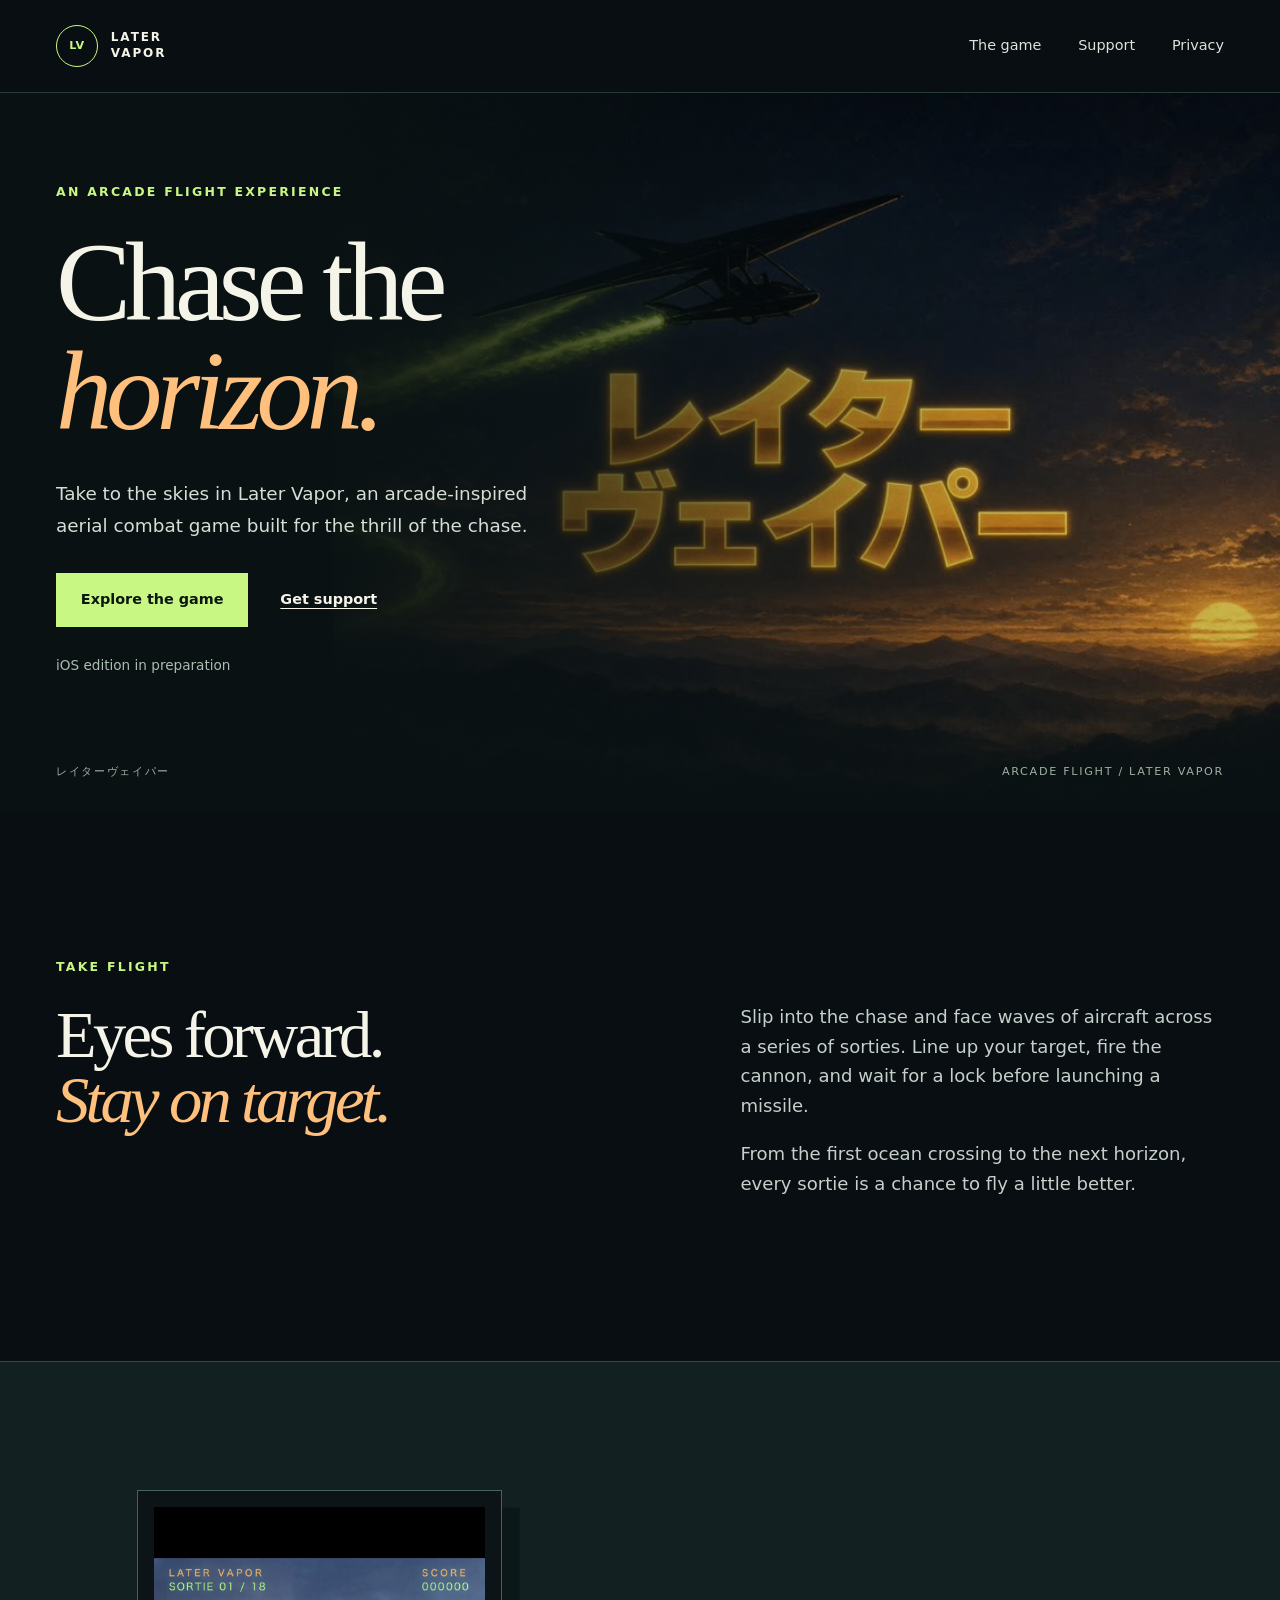
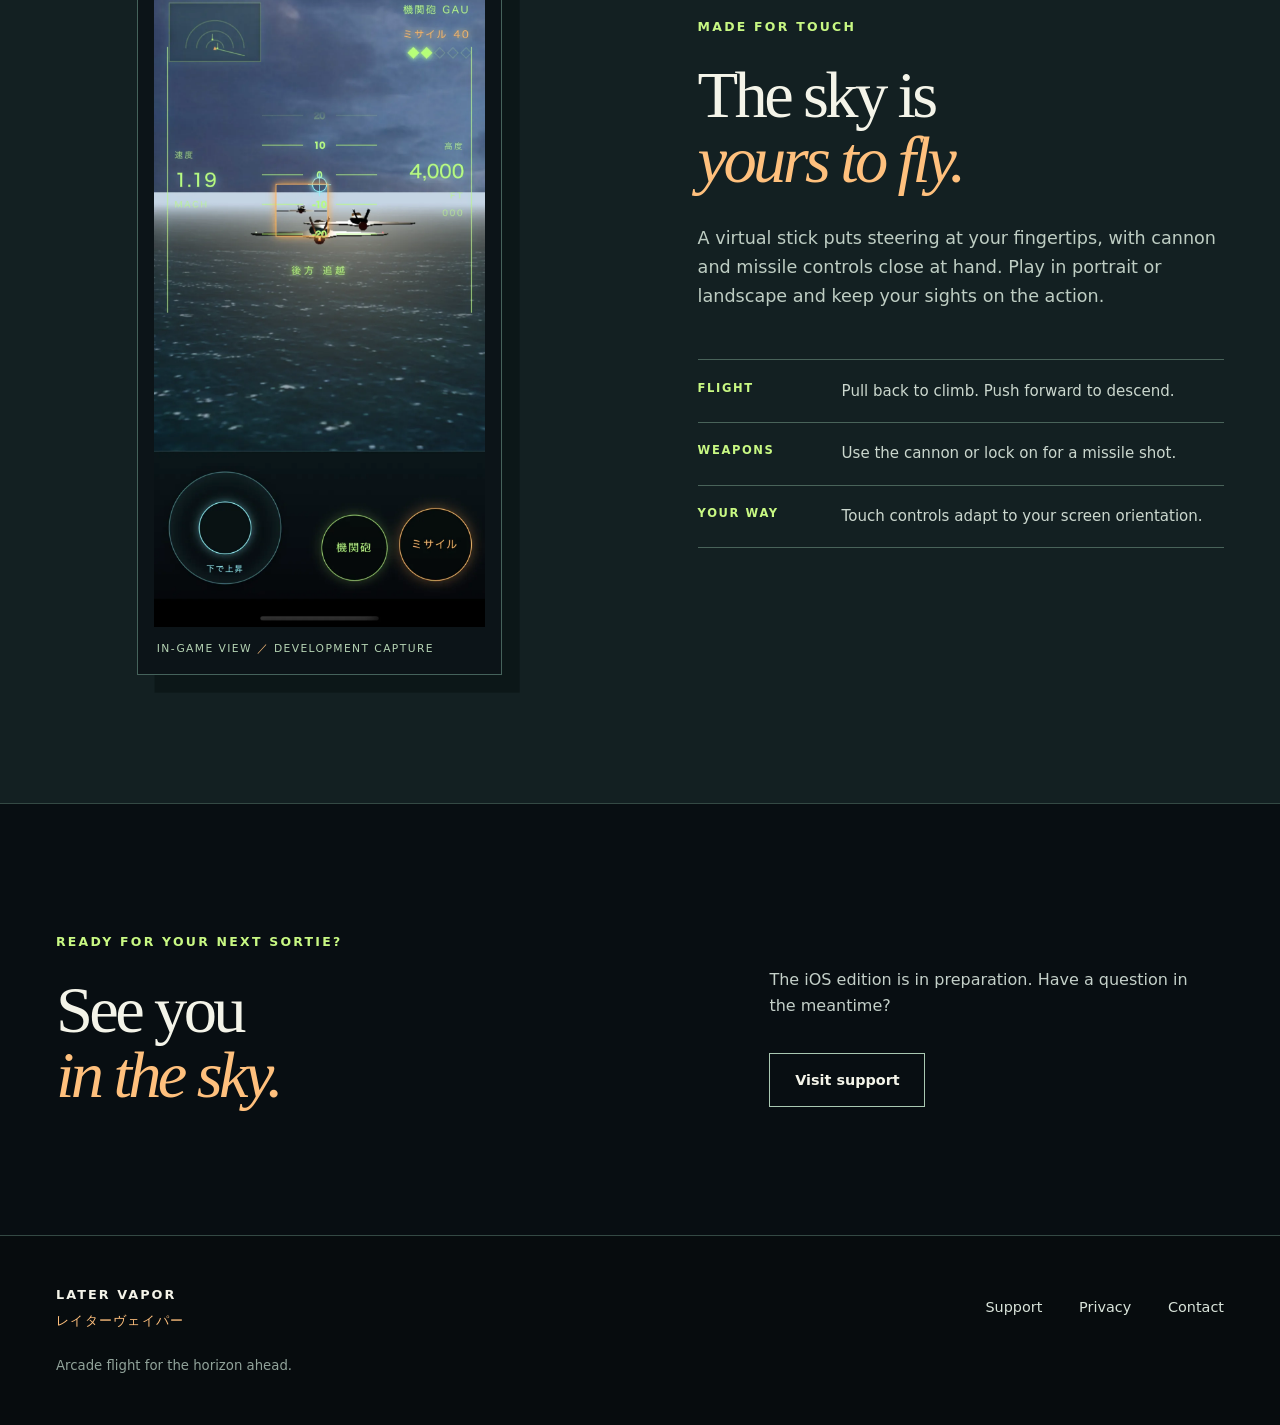
<file: later-vapor/index.html>
<!doctype html>
<html lang="en">
<head>
  <meta charset="utf-8">
  <meta name="viewport" content="width=device-width, initial-scale=1">
  <meta name="theme-color" content="#080e12">
  <meta name="description" content="Later Vapor is an arcade-inspired aerial combat game for iPhone and iPad. Explore the game and find support.">
  <title>Later Vapor — Arcade flight, in your hands</title>
  <link rel="icon" href="assets/favicon.svg" type="image/svg+xml">
  <link rel="stylesheet" href="styles.css">
</head>
<body>
  <a class="skip" href="#main">Skip to content</a>
  <header class="site-header"><div class="header-inner"><a class="brand" href="index.html" aria-label="Later Vapor home"><span class="brand-mark">LV</span><span>LATER<br>VAPOR</span></a><nav aria-label="Main navigation"><a href="#flight">The game</a><a href="support.html">Support</a><a href="privacy.html">Privacy</a></nav></div></header>
  <main id="main">
    <section class="hero" aria-labelledby="hero-title">
      <div class="hero-copy wrap"><p class="kicker">An arcade flight experience</p><h1 id="hero-title">Chase the<br><em>horizon.</em></h1><p class="hero-description">Take to the skies in Later Vapor, an arcade-inspired aerial combat game built for the thrill of the chase.</p><div class="hero-actions"><a class="button button-primary" href="#flight">Explore the game</a><a class="text-link" href="support.html">Get support</a></div><p class="availability">iOS edition in preparation</p></div>
      <div class="hero-art" role="img" aria-label="Later Vapor artwork showing an aircraft crossing a sunset sky"></div>
      <div class="hero-bottom wrap" aria-hidden="true"><span>レイターヴェイパー</span><span>ARCADE FLIGHT / LATER VAPOR</span></div>
    </section>
    <section id="flight" class="intro-section section wrap"><div><p class="kicker">Take flight</p><h2>Eyes forward.<br><em>Stay on target.</em></h2></div><div class="intro-copy"><p>Slip into the chase and face waves of aircraft across a series of sorties. Line up your target, fire the cannon, and wait for a lock before launching a missile.</p><p>From the first ocean crossing to the next horizon, every sortie is a chance to fly a little better.</p></div></section>
    <section class="gameplay-section" aria-labelledby="gameplay-title"><div class="gameplay-inner wrap"><div class="gameplay-image"><img src="assets/gameplay.webp" alt="Later Vapor development screenshot showing aerial combat and touch controls" loading="lazy"><span class="image-label">IN-GAME VIEW <span>／</span> DEVELOPMENT CAPTURE</span></div><div class="gameplay-copy"><p class="kicker">Made for touch</p><h2 id="gameplay-title">The sky is<br><em>yours to fly.</em></h2><p>A virtual stick puts steering at your fingertips, with cannon and missile controls close at hand. Play in portrait or landscape and keep your sights on the action.</p><div class="detail-list"><div><span>FLIGHT</span><p>Pull back to climb. Push forward to descend.</p></div><div><span>WEAPONS</span><p>Use the cannon or lock on for a missile shot.</p></div><div><span>YOUR WAY</span><p>Touch controls adapt to your screen orientation.</p></div></div></div></div></section>
    <section class="closing-section wrap"><div><p class="kicker">Ready for your next sortie?</p><h2>See you<br><em>in the sky.</em></h2></div><div><p>The iOS edition is in preparation. Have a question in the meantime?</p><a class="button button-outline" href="support.html">Visit support</a></div></section>
  </main>
  <footer class="site-footer"><div class="footer-inner wrap"><a class="footer-brand" href="index.html">LATER VAPOR <span>レイターヴェイパー</span></a><nav aria-label="Footer navigation"><a href="support.html">Support</a><a href="privacy.html">Privacy</a><a href="mailto:theluckyclover@gmail.com">Contact</a></nav><p>Arcade flight for the horizon ahead.</p></div></footer>
</body>
</html>
</file>
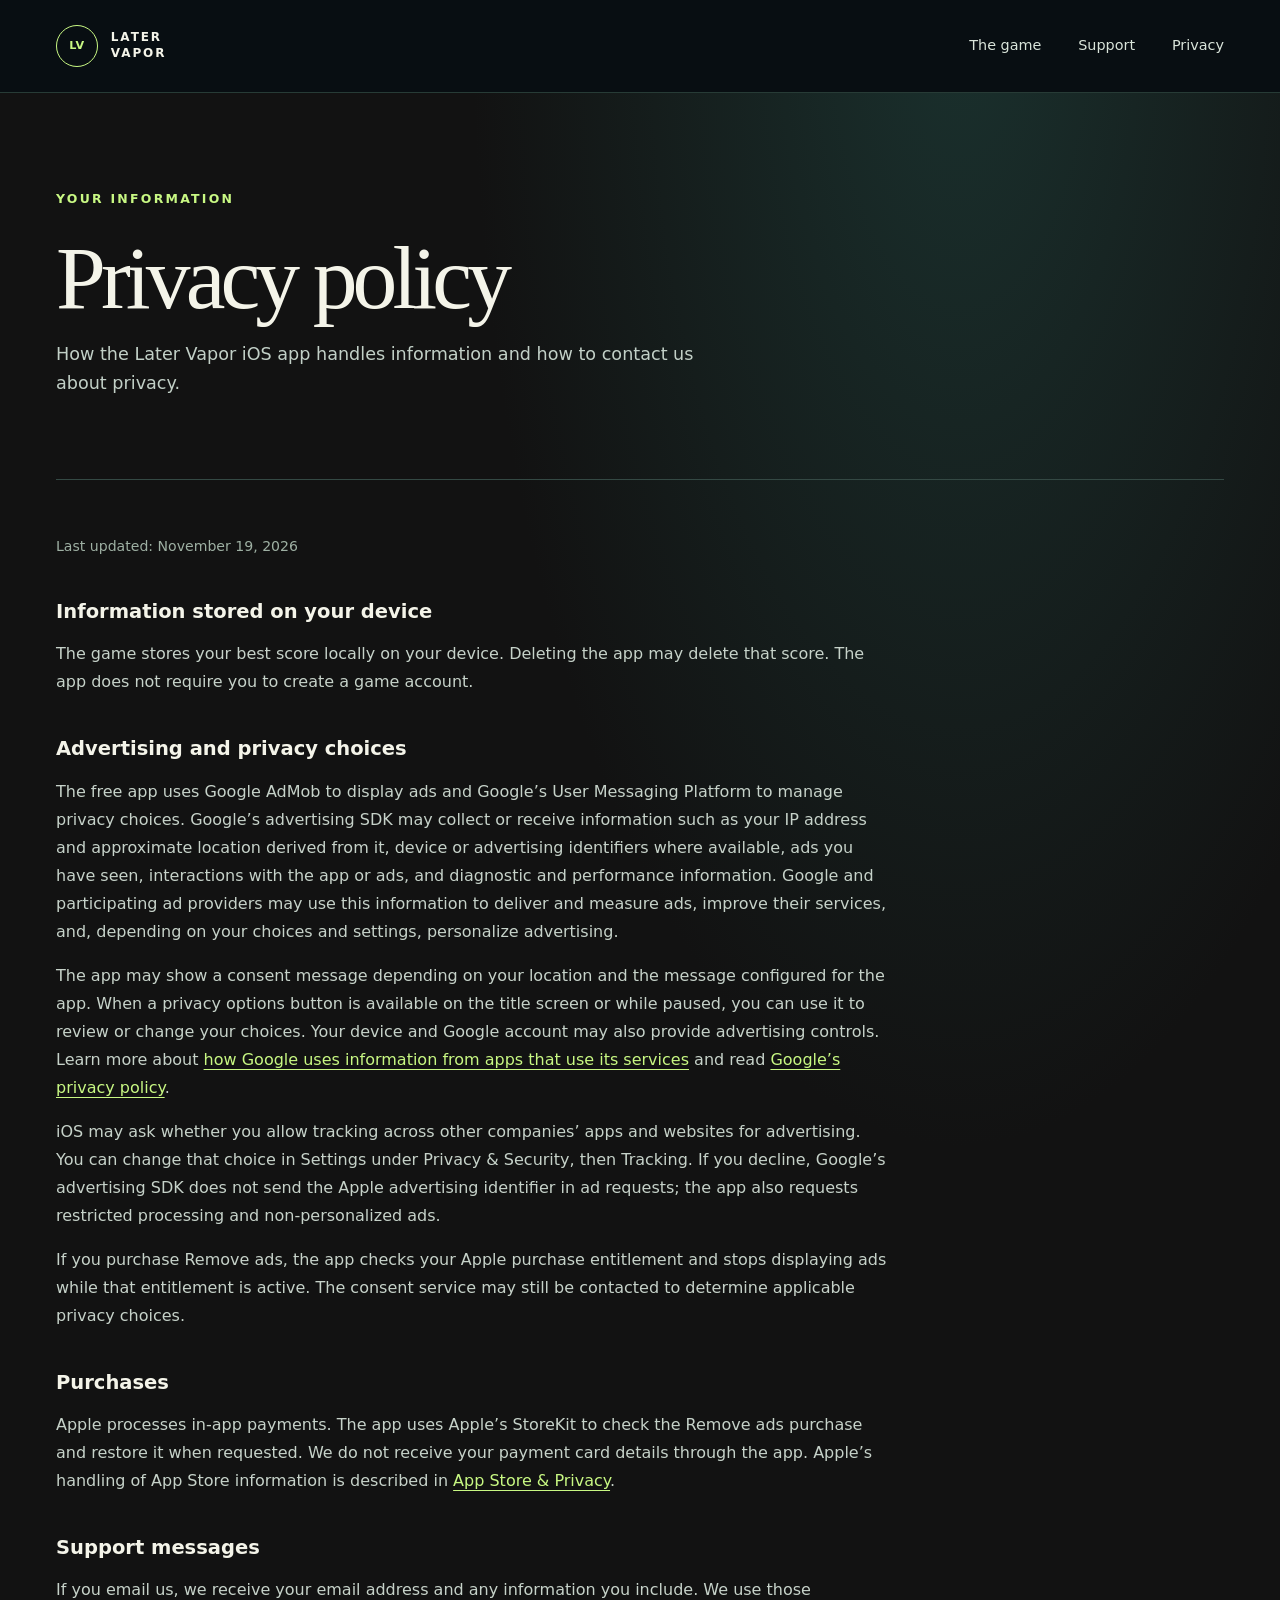
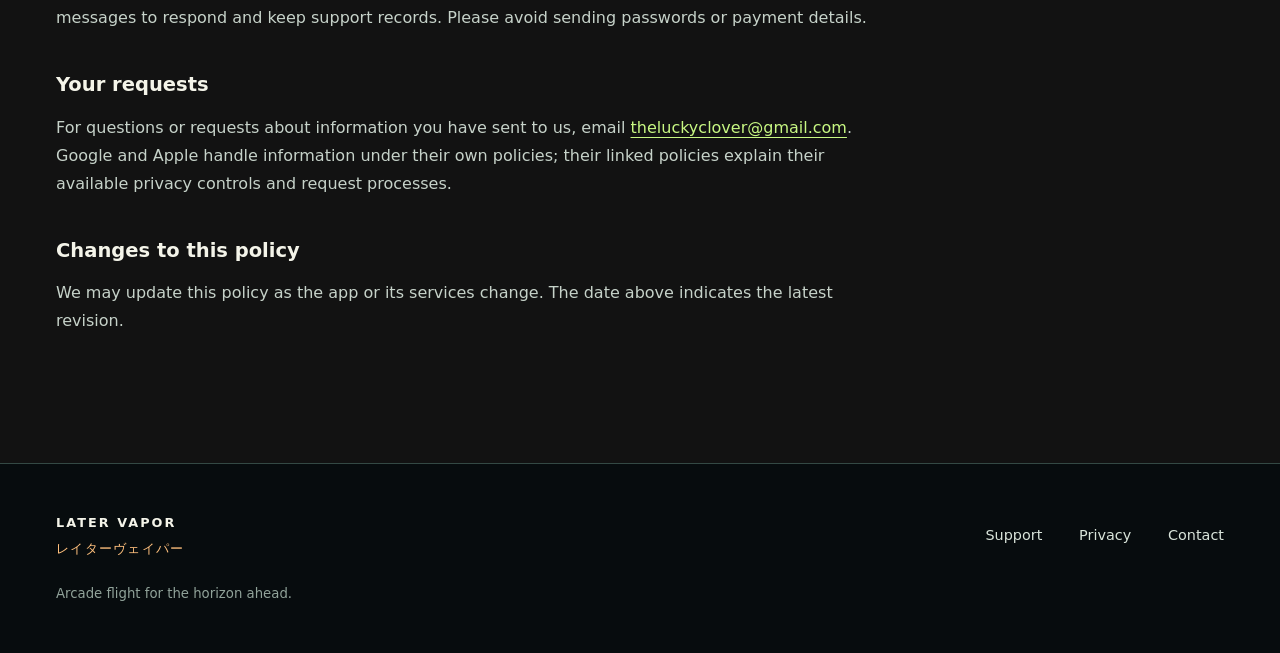
<file: later-vapor/privacy.html>
<!doctype html>
<html lang="en">
<head>
  <meta charset="utf-8"><meta name="viewport" content="width=device-width, initial-scale=1"><meta name="theme-color" content="#080e12">
  <meta name="description" content="Privacy policy for Later Vapor."><title>Privacy policy | Later Vapor</title>
  <link rel="icon" href="assets/favicon.svg" type="image/svg+xml"><link rel="stylesheet" href="styles.css">
</head>
<body class="content-page">
  <a class="skip" href="#main">Skip to content</a>
  <header class="site-header"><div class="header-inner"><a class="brand" href="index.html" aria-label="Later Vapor home"><span class="brand-mark">LV</span><span>LATER<br>VAPOR</span></a><nav aria-label="Main navigation"><a href="index.html#flight">The game</a><a href="support.html">Support</a><a href="privacy.html" aria-current="page">Privacy</a></nav></div></header>
  <main id="main" class="wrap"><div class="page-heading"><p class="kicker">Your information</p><h1>Privacy policy</h1><p>How the Later Vapor iOS app handles information and how to contact us about privacy.</p></div><article class="prose">
      <p class="updated">Last updated: November 19, 2026</p>
      <h2>Information stored on your device</h2>
      <p>The game stores your best score locally on your device. Deleting the app may delete that score. The app does not require you to create a game account.</p>
      <h2>Advertising and privacy choices</h2>
      <p>The free app uses Google AdMob to display ads and Google’s User Messaging Platform to manage privacy choices. Google’s advertising SDK may collect or receive information such as your IP address and approximate location derived from it, device or advertising identifiers where available, ads you have seen, interactions with the app or ads, and diagnostic and performance information. Google and participating ad providers may use this information to deliver and measure ads, improve their services, and, depending on your choices and settings, personalize advertising.</p>
      <p>The app may show a consent message depending on your location and the message configured for the app. When a privacy options button is available on the title screen or while paused, you can use it to review or change your choices. Your device and Google account may also provide advertising controls. Learn more about <a href="https://policies.google.com/technologies/partner-sites">how Google uses information from apps that use its services</a> and read <a href="https://policies.google.com/privacy">Google’s privacy policy</a>.</p>
      <p>iOS may ask whether you allow tracking across other companies’ apps and websites for advertising. You can change that choice in Settings under Privacy &amp; Security, then Tracking. If you decline, Google’s advertising SDK does not send the Apple advertising identifier in ad requests; the app also requests restricted processing and non-personalized ads.</p>
      <p>If you purchase Remove ads, the app checks your Apple purchase entitlement and stops displaying ads while that entitlement is active. The consent service may still be contacted to determine applicable privacy choices.</p>
      <h2>Purchases</h2>
      <p>Apple processes in-app payments. The app uses Apple’s StoreKit to check the Remove ads purchase and restore it when requested. We do not receive your payment card details through the app. Apple’s handling of App Store information is described in <a href="https://www.apple.com/legal/privacy/data/en/app-store/">App Store &amp; Privacy</a>.</p>
      <h2>Support messages</h2>
      <p>If you email us, we receive your email address and any information you include. We use those messages to respond and keep support records. Please avoid sending passwords or payment details.</p>
      <h2>Your requests</h2>
      <p>For questions or requests about information you have sent to us, email <a href="mailto:theluckyclover@gmail.com?subject=Later%20Vapor%20privacy">theluckyclover@gmail.com</a>. Google and Apple handle information under their own policies; their linked policies explain their available privacy controls and request processes.</p>
      <h2>Changes to this policy</h2>
      <p>We may update this policy as the app or its services change. The date above indicates the latest revision.</p></article></main>
  <footer class="site-footer"><div class="footer-inner wrap"><a class="footer-brand" href="index.html">LATER VAPOR <span>レイターヴェイパー</span></a><nav aria-label="Footer navigation"><a href="support.html">Support</a><a href="privacy.html">Privacy</a><a href="mailto:theluckyclover@gmail.com">Contact</a></nav><p>Arcade flight for the horizon ahead.</p></div></footer>
</body>
</html>
</file>
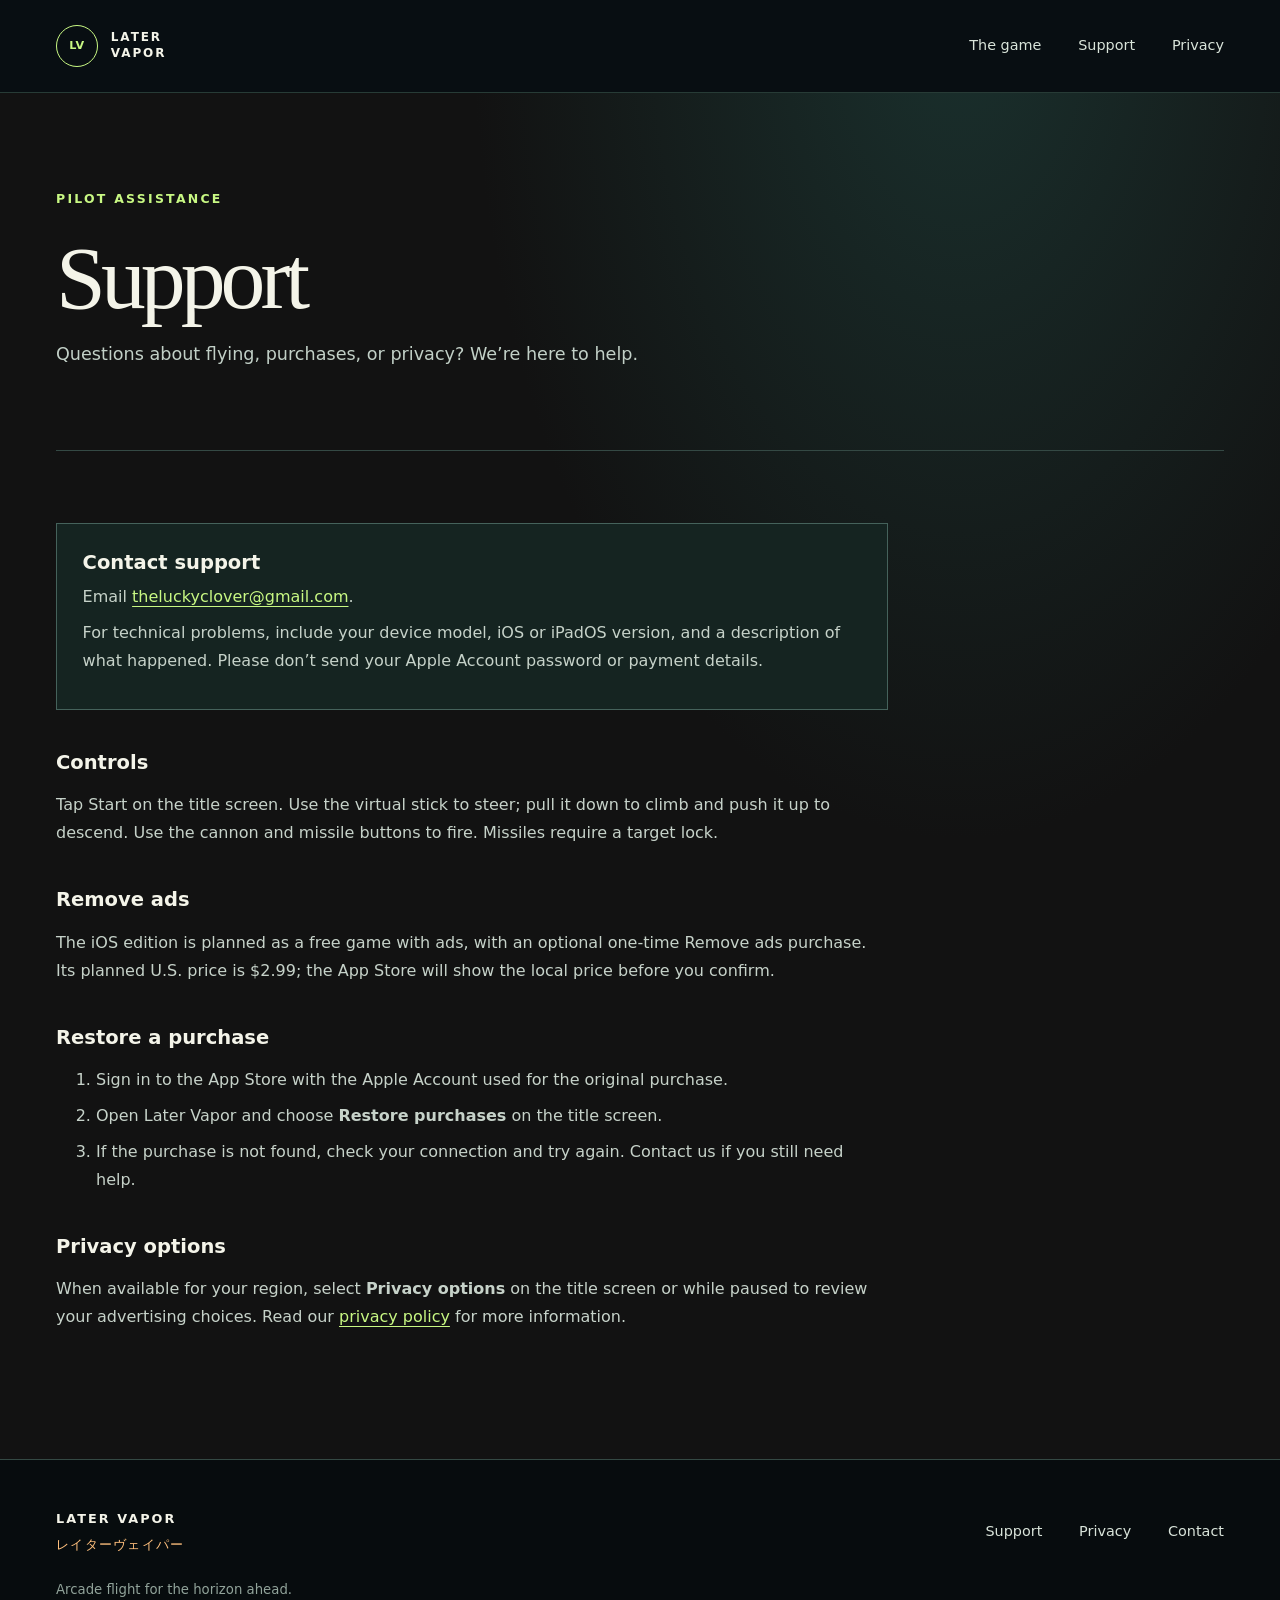
<file: later-vapor/support.html>
<!doctype html>
<html lang="en">
<head>
  <meta charset="utf-8"><meta name="viewport" content="width=device-width, initial-scale=1"><meta name="theme-color" content="#080e12">
  <meta name="description" content="Support for Later Vapor."><title>Support | Later Vapor</title>
  <link rel="icon" href="assets/favicon.svg" type="image/svg+xml"><link rel="stylesheet" href="styles.css">
</head>
<body class="content-page">
  <a class="skip" href="#main">Skip to content</a>
  <header class="site-header"><div class="header-inner"><a class="brand" href="index.html" aria-label="Later Vapor home"><span class="brand-mark">LV</span><span>LATER<br>VAPOR</span></a><nav aria-label="Main navigation"><a href="index.html#flight">The game</a><a href="support.html" aria-current="page">Support</a><a href="privacy.html">Privacy</a></nav></div></header>
  <main id="main" class="wrap"><div class="page-heading"><p class="kicker">Pilot assistance</p><h1>Support</h1><p>Questions about flying, purchases, or privacy? We’re here to help.</p></div><article class="prose">
      <div class="contact-card"><h2>Contact support</h2><p>Email <a class="contact" href="mailto:theluckyclover@gmail.com?subject=Later%20Vapor%20support">theluckyclover@gmail.com</a>.</p><p>For technical problems, include your device model, iOS or iPadOS version, and a description of what happened. Please don’t send your Apple Account password or payment details.</p></div>
      <h2>Controls</h2>
      <p>Tap Start on the title screen. Use the virtual stick to steer; pull it down to climb and push it up to descend. Use the cannon and missile buttons to fire. Missiles require a target lock.</p>
      <h2>Remove ads</h2>
      <p>The iOS edition is planned as a free game with ads, with an optional one-time Remove ads purchase. Its planned U.S. price is $2.99; the App Store will show the local price before you confirm.</p>
      <h2>Restore a purchase</h2>
      <ol><li>Sign in to the App Store with the Apple Account used for the original purchase.</li><li>Open Later Vapor and choose <strong>Restore purchases</strong> on the title screen.</li><li>If the purchase is not found, check your connection and try again. Contact us if you still need help.</li></ol>
      <h2>Privacy options</h2>
      <p>When available for your region, select <strong>Privacy options</strong> on the title screen or while paused to review your advertising choices. Read our <a href="privacy.html">privacy policy</a> for more information.</p></article></main>
  <footer class="site-footer"><div class="footer-inner wrap"><a class="footer-brand" href="index.html">LATER VAPOR <span>レイターヴェイパー</span></a><nav aria-label="Footer navigation"><a href="support.html">Support</a><a href="privacy.html">Privacy</a><a href="mailto:theluckyclover@gmail.com">Contact</a></nav><p>Arcade flight for the horizon ahead.</p></div></footer>
</body>
</html>
</file>
<file: later-vapor/styles.css>
:root{color-scheme:dark;--ink:#f4f4e9;--muted:#b7c6c0;--night:#080e12;--panel:#101d20;--green:#c8f883;--amber:#ffc07d;--line:#344944}*{box-sizing:border-box}html{scroll-behavior:smooth}body{margin:0;background:var(--night);color:var(--ink);font:16px/1.65 system-ui,-apple-system,BlinkMacSystemFont,"Segoe UI",sans-serif}a{color:inherit;text-underline-offset:.25em}a:focus-visible{outline:2px solid var(--green);outline-offset:5px}.skip{position:absolute;top:-5rem;left:1rem;z-index:20;background:var(--green);color:#09100d;padding:.6rem 1rem}.skip:focus{top:1rem}.wrap,.header-inner{width:min(100% - 7rem,1440px);margin-inline:auto}.site-header{position:relative;z-index:3;background:#080e12;border-bottom:1px solid #273b36}.header-inner{height:92px;display:flex;align-items:center;justify-content:space-between;gap:2rem}.brand{display:inline-flex;align-items:center;gap:.8rem;text-decoration:none;font-size:.75rem;font-weight:800;letter-spacing:.16em;line-height:1.3}.brand-mark{display:grid;place-items:center;width:42px;height:42px;border:1px solid var(--green);border-radius:50%;font-size:.7rem;letter-spacing:.06em;color:var(--green)}nav{display:flex;align-items:center;gap:2.3rem}nav a{white-space:nowrap;text-decoration:none;font-size:.9rem;color:#d9e4da}nav a:hover,.text-link:hover{color:var(--green)}.hero{min-height:720px;position:relative;display:flex;align-items:center;overflow:hidden;background:#091112}.hero::after{content:"";position:absolute;inset:0;background:linear-gradient(90deg,#091112 0%,rgba(9,17,18,.95) 26%,rgba(9,17,18,.6) 48%,rgba(9,17,18,.1) 77%),linear-gradient(0deg,#091112,transparent 22%);pointer-events:none}.hero-art{position:absolute;inset:0 0 0 26%;background:url('assets/cover.jpg') center/cover no-repeat;opacity:.88}.hero-copy{position:relative;z-index:1;padding-top:4rem;padding-bottom:7rem}.kicker{text-transform:uppercase;letter-spacing:.18em;color:var(--green);font-size:.78rem;font-weight:700;margin:0 0 1.6rem}.kicker span{color:var(--amber)}h1,h2{font-family:Georgia,"Times New Roman",serif;font-weight:400;letter-spacing:-.055em;line-height:.97;margin:0}h1{font-size:clamp(4.7rem,8.8vw,9rem)}h2{font-size:clamp(3.2rem,5.2vw,5.7rem)}h1 em,h2 em{font-weight:400;color:var(--amber)}.hero-description{max-width:31rem;font-size:1.15rem;line-height:1.7;color:#d5ded5;margin:2rem 0}.hero-actions{display:flex;align-items:center;gap:2rem;flex-wrap:wrap}.button{display:inline-flex;align-items:center;justify-content:center;min-height:54px;padding:.8rem 1.55rem;text-decoration:none;font-weight:700;font-size:.9rem}.button-primary{background:var(--green);color:#0b1710}.button-primary:hover{background:#e0ffb1}.button-outline{border:1px solid #a9c8b2;color:var(--ink)}.button-outline:hover{border-color:var(--green);color:var(--green)}.text-link{font-size:.9rem;font-weight:650}.availability{color:#abbdb1;font-size:.85rem;margin:1.7rem 0 0}.hero-bottom{position:absolute;z-index:1;bottom:2rem;left:0;right:0;display:flex;justify-content:space-between;color:#9eb0a3;font-size:.7rem;letter-spacing:.15em}.section{padding-top:9rem;padding-bottom:9rem}.intro-section{display:grid;grid-template-columns:1fr .8fr;gap:5rem;align-items:start}.intro-copy{max-width:36rem;padding-top:2.8rem;color:#c4d0c9;font-size:1.13rem}.intro-copy p:first-child{margin-top:0}.gameplay-section{background:#132022;border-block:1px solid var(--line)}.gameplay-inner{display:grid;grid-template-columns:minmax(0,1fr) minmax(0,1fr);align-items:center;gap:clamp(4rem,9vw,10rem);padding-block:8rem}.gameplay-image{position:relative;max-width:530px;justify-self:center;padding:1rem;background:#0c1418;border:1px solid #45625b;box-shadow:1.1rem 1.1rem 0 #0c1718}.gameplay-image img{display:block;width:100%;max-height:720px;object-fit:contain;background:#000}.image-label{display:block;margin:.85rem .2rem 0;font-size:.67rem;letter-spacing:.13em;color:#b5d3b3}.image-label span{color:var(--amber)}.gameplay-copy>p:not(.kicker){color:#becdc3;max-width:34rem;font-size:1.1rem;margin:2rem 0 3rem}.detail-list{border-top:1px solid #49635a}.detail-list div{display:grid;grid-template-columns:8rem 1fr;gap:1rem;border-bottom:1px solid #49635a;padding:1.15rem 0}.detail-list span{font-size:.72rem;letter-spacing:.14em;color:var(--green);font-weight:700}.detail-list p{margin:0;color:#cbd7ce;font-size:.94rem}.closing-section{padding-block:8rem;display:grid;grid-template-columns:1fr .7fr;gap:4rem;align-items:end}.closing-section>div:last-child{max-width:27rem;color:#c4d0c9}.closing-section .button{margin-top:1.1rem}.site-footer{border-top:1px solid var(--line);background:#070c0e}.footer-inner{padding-block:3rem;display:grid;grid-template-columns:1fr auto;gap:1.5rem}.footer-brand{font-weight:800;letter-spacing:.16em;text-decoration:none;font-size:.8rem}.footer-brand span{display:block;color:var(--amber);font-weight:400;letter-spacing:.1em;margin-top:.3rem}.footer-inner p{grid-column:1/-1;color:#91a39a;font-size:.83rem;margin:0}.content-page{background:radial-gradient(ellipse at 75% 0%,#1a302d 0,transparent 36%)}.page-heading{padding-block:6rem 4rem;border-bottom:1px solid var(--line)}.page-heading h1{font-size:clamp(3.8rem,7vw,7rem)}.page-heading p:not(.kicker){max-width:42rem;color:#c2d0c7;font-size:1.1rem}.prose{width:min(100%,52rem);padding-block:2.5rem 7rem;color:#c6d2c9}.prose h2{font-family:inherit;font-size:1.22rem;font-weight:700;letter-spacing:0;line-height:1.3;color:var(--ink);margin:2.5rem 0 .7rem}.prose p,.prose li{line-height:1.75}.prose li+li{margin-top:.5rem}.prose a{color:var(--green)}.contact-card{border:1px solid #45625b;background:#152421;padding:1.6rem;margin-block:2rem}.contact-card h2{margin:0 0 .5rem}.contact-card p{margin:.5rem 0}.updated{font-size:.88rem;color:#9eb0a3}@media(max-width:850px){.wrap,.header-inner{width:min(100% - 3rem,1440px)}.hero{min-height:680px}.hero-art{inset:0 0 0 10%;opacity:.7}.hero::after{background:linear-gradient(90deg,#091112 0%,rgba(9,17,18,.9) 38%,rgba(9,17,18,.35) 100%),linear-gradient(0deg,#091112,transparent 30%)}.intro-section,.gameplay-inner,.closing-section{grid-template-columns:1fr;gap:3rem}.intro-copy{padding-top:0}.gameplay-inner{padding-block:6rem}.gameplay-image{max-width:430px}.closing-section{padding-block:6rem}.closing-section>div:last-child{max-width:35rem}.section{padding-block:6rem}}@media(max-width:520px){.wrap,.header-inner{width:calc(100% - 2.5rem)}.header-inner{height:76px}.brand{font-size:.66rem}.brand-mark{width:36px;height:36px}nav{gap:1rem}nav a{font-size:.82rem}.hero{min-height:690px;align-items:flex-end}.hero-art{inset:0;height:44%;background-position:center}.hero::after{background:linear-gradient(0deg,#091112 36%,rgba(9,17,18,.85) 50%,rgba(9,17,18,.12) 95%)}.hero-copy{padding-top:16rem;padding-bottom:7rem}h1{font-size:clamp(4.3rem,17vw,6rem)}.hero-description{font-size:1rem;line-height:1.6;margin:1.5rem 0}.hero-bottom{font-size:.62rem}.hero-bottom span:last-child{display:none}.intro-section,.gameplay-inner{gap:2.5rem}.intro-copy,.gameplay-copy>p:not(.kicker){font-size:1rem}.gameplay-inner{padding-block:5rem}.gameplay-image{width:min(100%,370px);padding:.65rem;box-shadow:.65rem .65rem 0 #0c1718}.detail-list div{grid-template-columns:6rem 1fr}.closing-section,.section{padding-block:5rem}.footer-inner{grid-template-columns:1fr}.footer-inner p{grid-column:auto}.footer-inner nav{justify-content:flex-start}.page-heading{padding-block:4rem 3rem}.prose{padding-bottom:5rem}}@media(prefers-reduced-motion:reduce){html{scroll-behavior:auto}}

@media(max-width:360px){.header-inner nav{gap:.7rem}.header-inner nav a{font-size:.75rem}.brand{gap:.5rem}}
</file>
